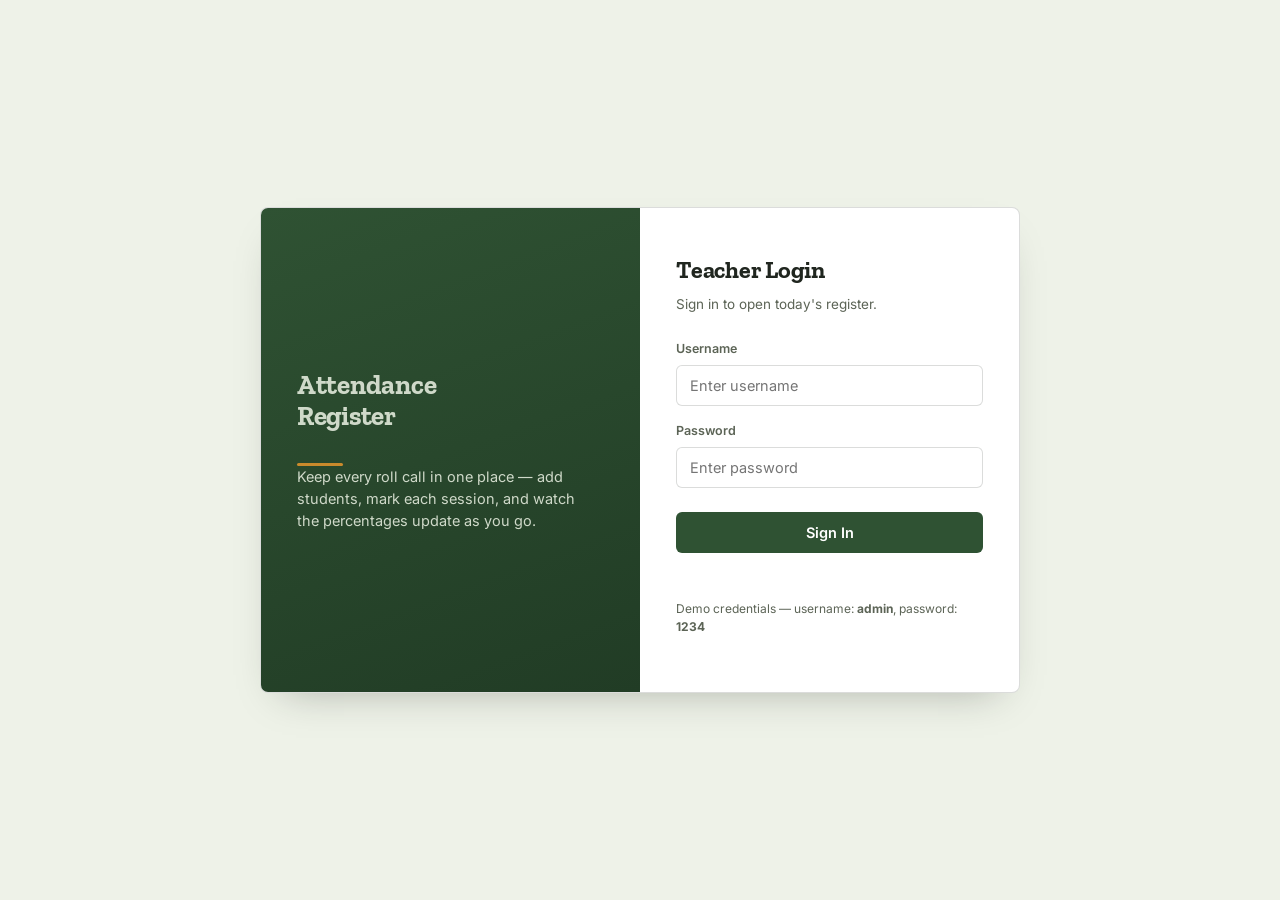
<file: index.html>
<!DOCTYPE html>
<html lang="en">
<head>
<meta charset="UTF-8">
<meta name="viewport" content="width=device-width, initial-scale=1.0">
<title>Teacher Login — Attendance Register</title>
<link rel="stylesheet" href="style.css">
</head>
<body>

<div class="login-shell">
  <div class="login-container">

    <div class="login-panel">
      <p class="brand">Attendance<br>Register</p>
      <div class="chalk-underline"></div>
      <p>Keep every roll call in one place — add students, mark each session, and watch the percentages update as you go.</p>
    </div>

    <div class="login-form">
      <h1>Teacher Login</h1>
      <p class="sub">Sign in to open today's register.</p>

      <div class="field">
        <label for="username">Username</label>
        <input type="text" id="username" placeholder="Enter username" autocomplete="username">
      </div>

      <div class="field">
        <label for="password">Password</label>
        <input type="password" id="password" placeholder="Enter password" autocomplete="current-password">
      </div>

      <button class="btn-primary" onclick="login()">Sign In</button>

      <p id="error"></p>

      <p class="hint">Demo credentials — username: <strong>admin</strong>, password: <strong>1234</strong></p>
    </div>

  </div>
</div>

<script src="login.js"></script>

</body>
</html>
</file>
<file: style.css>
/* ============================================================
   Attendance Register — shared styles
   Theme: a teacher's roll-call register — chalkboard green,
   warm ochre chalk, ledger-style rows, paper background.
   ============================================================ */

@import url('https://fonts.googleapis.com/css2?family=Zilla+Slab:wght@500;600;700&family=Inter:wght@400;500;600;700&display=swap');

:root{
  --bg:#eef2e8;
  --surface:#ffffff;
  --surface-2:#e3e9d9;
  --ink:#20261f;
  --ink-dim:#5c6456;
  --board:#2f5233;
  --board-dark:#213c25;
  --chalk:#c98a2c;
  --chalk-soft:rgba(201,138,44,0.16);
  --leaf:#3f7d4a;
  --leaf-soft:rgba(63,125,74,0.14);
  --pen:#b8483c;
  --pen-soft:rgba(184,72,60,0.13);
  --border:rgba(32,38,31,0.16);
  --radius:8px;
  --shadow:0 18px 40px -22px rgba(32,38,31,0.35);
}

*{box-sizing:border-box;}

body{
  margin:0;
  font-family:'Inter',sans-serif;
  background:var(--bg);
  color:var(--ink);
  line-height:1.5;
}

h1, h2, .brand{
  font-family:'Zilla Slab',serif;
  font-weight:700;
  letter-spacing:-0.01em;
}

button{
  font-family:'Inter',sans-serif;
  cursor:pointer;
}

:focus-visible{
  outline:2px solid var(--chalk);
  outline-offset:2px;
}

@media (prefers-reduced-motion: reduce){
  *{animation-duration:0.01ms !important; transition-duration:0.01ms !important;}
}

/* ---------------- Login page ---------------- */

.login-shell{
  min-height:100vh;
  display:flex;
  align-items:center;
  justify-content:center;
  padding:24px;
}

.login-container{
  width:100%;
  max-width:760px;
  display:grid;
  grid-template-columns:1fr 1fr;
  background:var(--surface);
  border-radius:var(--radius);
  overflow:hidden;
  box-shadow:var(--shadow);
  border:1px solid var(--border);
}

@media (max-width:640px){
  .login-container{grid-template-columns:1fr;}
  .login-panel{display:none;}
}

.login-panel{
  background:linear-gradient(160deg, var(--board), var(--board-dark));
  color:#eef2e8;
  padding:44px 36px;
  display:flex;
  flex-direction:column;
  justify-content:center;
  position:relative;
}

.login-panel .brand{
  font-size:1.7rem;
  line-height:1.15;
  margin:0 0 14px;
}

.login-panel p{
  font-size:14.5px;
  color:#cfd9c9;
  max-width:32ch;
  margin:0;
}

.chalk-underline{
  width:46px;
  height:3px;
  background:var(--chalk);
  border-radius:3px;
  margin:18px 0 0;
}

.login-form{
  padding:44px 36px;
  display:flex;
  flex-direction:column;
  justify-content:center;
}

.login-form h1{
  font-size:1.5rem;
  margin:0 0 6px;
  color:var(--ink);
}

.login-form .sub{
  font-size:13.5px;
  color:var(--ink-dim);
  margin:0 0 26px;
}

.field{
  margin-bottom:16px;
}

.field label{
  display:block;
  font-size:12.5px;
  font-weight:600;
  color:var(--ink-dim);
  margin-bottom:6px;
}

.field input{
  width:100%;
  padding:11px 13px;
  border:1px solid var(--border);
  border-radius:6px;
  font-size:14.5px;
  font-family:'Inter',sans-serif;
  color:var(--ink);
  background:var(--surface);
}

.field input:focus{
  border-color:var(--board);
}

.btn-primary{
  width:100%;
  padding:12px;
  border:none;
  border-radius:6px;
  background:var(--board);
  color:#fff;
  font-size:14.5px;
  font-weight:600;
  margin-top:8px;
  transition:background .15s ease;
}

.btn-primary:hover{
  background:var(--board-dark);
}

#error{
  color:var(--pen);
  font-size:13px;
  margin:14px 0 0;
  min-height:1.2em;
}

.shake{
  animation:shake .35s ease;
}

@keyframes shake{
  0%,100%{transform:translateX(0);}
  25%{transform:translateX(-6px);}
  75%{transform:translateX(6px);}
}

.hint{
  font-size:12px;
  color:var(--ink-dim);
  margin-top:18px;
}

/* ---------------- Attendance dashboard ---------------- */

.topbar{
  background:linear-gradient(160deg, var(--board), var(--board-dark));
  color:#eef2e8;
  padding:18px 28px;
  display:flex;
  align-items:center;
  justify-content:space-between;
}

.topbar .brand{
  font-size:1.3rem;
  margin:0;
}

.logout-btn{
  background:rgba(255,255,255,0.12);
  border:1px solid rgba(255,255,255,0.25);
  color:#eef2e8;
  padding:9px 18px;
  border-radius:20px;
  font-size:13px;
  font-weight:600;
  transition:background .15s ease;
}

.logout-btn:hover{
  background:rgba(255,255,255,0.22);
}

.dashboard{
  max-width:980px;
  margin:0 auto;
  padding:32px 24px 60px;
}

.stat-row{
  display:grid;
  grid-template-columns:repeat(3,1fr);
  gap:16px;
  margin-bottom:28px;
}

@media (max-width:640px){
  .stat-row{grid-template-columns:1fr;}
}

.stat-card{
  background:var(--surface);
  border:1px dashed var(--border);
  border-radius:6px;
  padding:18px 20px;
}

.stat-card .stat-label{
  font-size:12px;
  color:var(--ink-dim);
  font-weight:600;
  margin-bottom:6px;
}

.stat-card .stat-value{
  font-family:'Zilla Slab',serif;
  font-size:1.9rem;
  font-weight:700;
  color:var(--ink);
}

.add-row{
  background:var(--surface);
  border:1px solid var(--border);
  border-radius:var(--radius);
  padding:18px 20px;
  display:flex;
  gap:12px;
  margin-bottom:28px;
  flex-wrap:wrap;
}

.add-row input{
  flex:1;
  min-width:200px;
  padding:11px 13px;
  border:1px solid var(--border);
  border-radius:6px;
  font-size:14.5px;
  font-family:'Inter',sans-serif;
}

.add-row input:focus{
  border-color:var(--board);
}

.btn-add{
  background:var(--board);
  color:#fff;
  border:none;
  padding:11px 22px;
  border-radius:6px;
  font-size:14px;
  font-weight:600;
  transition:background .15s ease;
}

.btn-add:hover{
  background:var(--board-dark);
}

.ledger{
  background:var(--surface);
  border:1px solid var(--border);
  border-radius:var(--radius);
  overflow:hidden;
}

table{
  width:100%;
  border-collapse:collapse;
}

thead th{
  text-align:left;
  font-size:12px;
  font-weight:700;
  text-transform:none;
  color:var(--ink-dim);
  padding:14px 18px;
  border-bottom:1px solid var(--border);
  background:var(--surface-2);
}

tbody tr{
  border-bottom:1px solid var(--border);
}

tbody tr:last-child{
  border-bottom:none;
}

tbody tr:nth-child(even){
  background:rgba(227,233,217,0.35);
}

td{
  padding:16px 18px;
  vertical-align:middle;
  font-size:14.5px;
}

.student-name{
  font-weight:600;
}

.mark-btns{
  display:flex;
  gap:8px;
  margin-bottom:10px;
}

.pill-btn{
  border:1px solid transparent;
  border-radius:20px;
  padding:6px 14px;
  font-size:12.5px;
  font-weight:600;
  transition:transform .1s ease, filter .15s ease;
}

.pill-btn:active{
  transform:scale(0.96);
}

.pill-present{
  background:var(--leaf-soft);
  color:var(--leaf);
  border-color:rgba(63,125,74,0.3);
}

.pill-present:hover{ filter:brightness(0.96); }

.pill-absent{
  background:var(--pen-soft);
  color:var(--pen);
  border-color:rgba(184,72,60,0.3);
}

.pill-absent:hover{ filter:brightness(0.96); }

.count-line{
  font-size:12.5px;
  color:var(--ink-dim);
}

.pct-cell{
  min-width:130px;
}

.pct-value{
  font-weight:700;
  font-size:14.5px;
  margin-bottom:6px;
}

.pct-value.band-good{ color:var(--leaf); }
.pct-value.band-mid{ color:var(--chalk); }
.pct-value.band-low{ color:var(--pen); }

.pct-track{
  width:100%;
  height:7px;
  border-radius:4px;
  background:var(--surface-2);
  overflow:hidden;
}

.pct-fill{
  height:100%;
  border-radius:4px;
  width:0%;
  transition:width .5s ease;
}

.pct-fill.band-good{ background:var(--leaf); }
.pct-fill.band-mid{ background:var(--chalk); }
.pct-fill.band-low{ background:var(--pen); }

.empty-state{
  padding:40px 20px;
  text-align:center;
  color:var(--ink-dim);
  font-size:14px;
}

.row-enter{
  animation:rowIn .35s ease;
}

@keyframes rowIn{
  from{ opacity:0; transform:translateY(-6px); }
  to{ opacity:1; transform:translateY(0); }
}

.footnote{
  text-align:center;
  font-size:12px;
  color:var(--ink-dim);
  margin-top:22px;
}

/* Toast */

.toast{
  position:fixed;
  bottom:24px;
  right:24px;
  background:var(--ink);
  color:#eef2e8;
  padding:13px 20px;
  border-radius:6px;
  font-size:13.5px;
  box-shadow:0 12px 30px -12px rgba(0,0,0,0.4);
  opacity:0;
  transform:translateY(10px);
  transition:opacity .25s ease, transform .25s ease;
  pointer-events:none;
  z-index:100;
}

.toast.show{
  opacity:1;
  transform:translateY(0);
}
</file>
